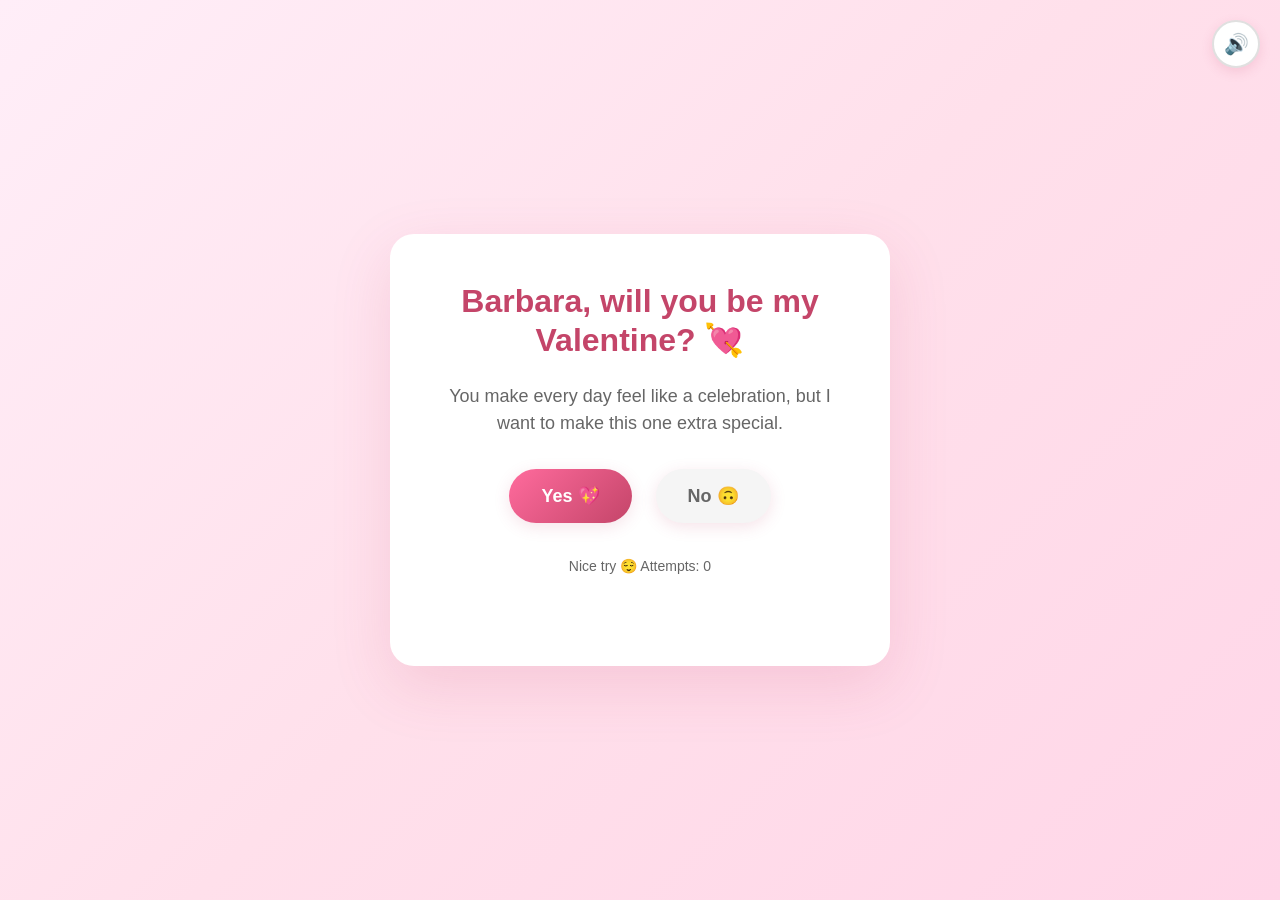
<file: index.html>
<!DOCTYPE html>
<html lang="en">
<head>
    <meta charset="UTF-8">
    <meta name="viewport" content="width=device-width, initial-scale=1.0">
    <title>Barbara, will you be my Valentine? 💘</title>
    <link rel="stylesheet" href="styles.css">
</head>
<body>
    <!-- Mute toggle button -->
    <button id="muteToggle" class="mute-toggle" aria-label="Toggle sound">
        <span class="sound-on">🔊</span>
        <span class="sound-off" style="display: none;">🔇</span>
    </button>

    <div class="container">
        <div class="card">
            <h1 class="title">Barbara, will you be my Valentine? 💘</h1>
            <p class="subtitle">You make every day feel like a celebration, but I want to make this one extra special.</p>
            
            <div class="button-container">
                <button id="yesBtn" class="btn btn-yes">Yes 💖</button>
                <button id="noBtn" class="btn btn-no">No 🙃</button>
            </div>
            
            <p class="attempts-text" id="attemptsText">Nice try 😌 Attempts: <span id="attemptCount">0</span></p>
            <p class="dodge-message" id="dodgeMessage"></p>
        </div>
    </div>

    <!-- Custom alert modal -->
    <div id="customAlert" class="modal-overlay" style="display: none;">
        <div class="modal-card">
            <div class="modal-icon">⚠️</div>
            <h2 class="modal-title">Valentine System Error</h2>
            <p class="modal-message">Action 'No' is not supported on Barbara's device.</p>
            <div class="modal-buttons">
                <button id="retryBtn" class="modal-btn modal-btn-secondary">Retry</button>
                <button id="yesPlsBtn" class="modal-btn modal-btn-primary">I meant YES 😭</button>
            </div>
        </div>
    </div>

    <script src="script.js"></script>
    <script>
        // Page-specific logic for index.html
        let attempts = 0;
        const noBtn = document.getElementById('noBtn');
        const yesBtn = document.getElementById('yesBtn');
        const attemptCount = document.getElementById('attemptCount');
        const dodgeMessage = document.getElementById('dodgeMessage');
        const customAlert = document.getElementById('customAlert');
        const retryBtn = document.getElementById('retryBtn');
        const yesPlsBtn = document.getElementById('yesPlsBtn');

        const dodgeMessages = [
            "Oops, missed! 😏",
            "Not so fast... 😌",
            "Barbara pls 🥺",
            "This is getting silly 😂",
            "You're making this hard 💔",
            "Just say yes already! 😤",
            "I'm not giving up 💪",
            "Come on Barbara... 🙏",
            "You know you want to 😘",
            "Fine, keep trying 😅"
        ];

        // Yes button click
        yesBtn.addEventListener('click', () => {
            playSound('success');
            setTimeout(() => {
                window.location.href = 'yes.html';
            }, 300);
        });

        // No button dodge logic
        let isDodging = false;

        function dodgeButton() {
            if (isDodging) return;
            isDodging = true;

            attempts++;
            attemptCount.textContent = attempts;
            
            // Show dodge message
            const messageIndex = Math.min(attempts - 1, dodgeMessages.length - 1);
            dodgeMessage.textContent = dodgeMessages[messageIndex];
            dodgeMessage.style.opacity = '1';
            setTimeout(() => {
                dodgeMessage.style.opacity = '0';
            }, 2000);

            playSound('dodge');

            // Calculate new position
            const container = document.querySelector('.container');
            const containerRect = container.getBoundingClientRect();
            const btnRect = noBtn.getBoundingClientRect();
            
            const maxX = containerRect.width - btnRect.width - 40;
            const maxY = containerRect.height - btnRect.height - 40;
            
            let newX, newY;
            let attemptsDodge = 0;
            
            // Keep trying until we find a position far enough from current position
            do {
                newX = Math.random() * maxX;
                newY = Math.random() * maxY;
                attemptsDodge++;
            } while (attemptsDodge < 10 && (
                Math.abs(newX - (btnRect.left - containerRect.left)) < 100 ||
                Math.abs(newY - (btnRect.top - containerRect.top)) < 100
            ));

            noBtn.style.transform = `translate(${newX}px, ${newY}px)`;
            
            setTimeout(() => {
                isDodging = false;
            }, 400);
        }

        // Desktop: dodge on hover
        noBtn.addEventListener('mouseenter', (e) => {
            if (window.innerWidth > 768) {
                dodgeButton();
            }
        });

        // Mobile: dodge on touch
        noBtn.addEventListener('touchstart', (e) => {
            e.preventDefault();
            dodgeButton();
        });

        // If they actually manage to click it, show the error modal
        noBtn.addEventListener('click', (e) => {
            if (!isDodging) {
                playSound('error');
                customAlert.style.display = 'flex';
            }
        });

        // Modal buttons
        retryBtn.addEventListener('click', () => {
            customAlert.style.display = 'none';
            playSound('click');
        });

        yesPlsBtn.addEventListener('click', () => {
            customAlert.style.display = 'none';
            playSound('success');
            setTimeout(() => {
                window.location.href = 'yes.html';
            }, 300);
        });
    </script>
</body>
</html>
</file>
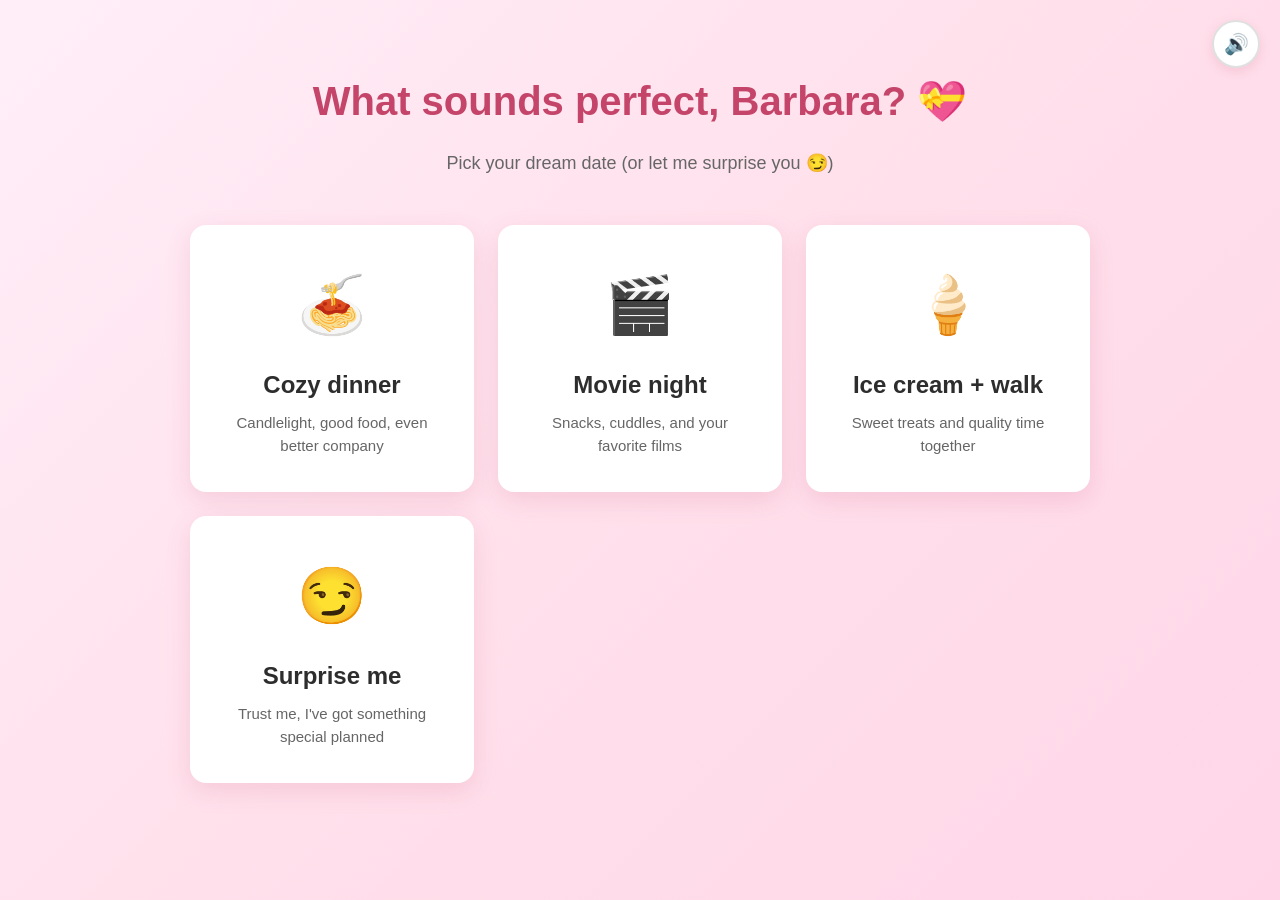
<file: date.html>
<!DOCTYPE html>
<html lang="en">
<head>
    <meta charset="UTF-8">
    <meta name="viewport" content="width=device-width, initial-scale=1.0">
    <title>Let's Plan Our Date 🎁</title>
    <link rel="stylesheet" href="styles.css">
</head>
<body>
    <!-- Mute toggle button -->
    <button id="muteToggle" class="mute-toggle" aria-label="Toggle sound">
        <span class="sound-on">🔊</span>
        <span class="sound-off" style="display: none;">🔇</span>
    </button>

    <div class="container date-container">
        <div class="date-content">
            <h1 class="date-title">What sounds perfect, Barbara? 💝</h1>
            <p class="date-subtitle">Pick your dream date (or let me surprise you 😏)</p>
            
            <div class="date-grid" id="dateGrid">
                <div class="date-card" data-option="Cozy dinner 🍝" tabindex="0" role="button">
                    <div class="date-icon">🍝</div>
                    <h3 class="date-card-title">Cozy dinner</h3>
                    <p class="date-card-desc">Candlelight, good food, even better company</p>
                </div>
                
                <div class="date-card" data-option="Movie night 🎬" tabindex="0" role="button">
                    <div class="date-icon">🎬</div>
                    <h3 class="date-card-title">Movie night</h3>
                    <p class="date-card-desc">Snacks, cuddles, and your favorite films</p>
                </div>
                
                <div class="date-card" data-option="Ice cream + walk 🍦" tabindex="0" role="button">
                    <div class="date-icon">🍦</div>
                    <h3 class="date-card-title">Ice cream + walk</h3>
                    <p class="date-card-desc">Sweet treats and quality time together</p>
                </div>
                
                <div class="date-card" data-option="Surprise me 😏" tabindex="0" role="button">
                    <div class="date-icon">😏</div>
                    <h3 class="date-card-title">Surprise me</h3>
                    <p class="date-card-desc">Trust me, I've got something special planned</p>
                </div>
            </div>

            <div class="confirmation-section" id="confirmationSection" style="display: none;">
                <div class="confirmation-card">
                    <div class="confirmation-icon">✅</div>
                    <p class="confirmation-text">
                        Locked in! Barbara chose: <span id="selectedOption" class="selected-highlight"></span>
                    </p>
                    <p class="screenshot-text">Screenshot this and send it to me 😄</p>
                    <p class="final-message">Can't wait to make this happen with you 💕</p>
                </div>
            </div>
        </div>
    </div>

    <script src="script.js"></script>
    <script>
        // Date selection logic
        const dateCards = document.querySelectorAll('.date-card');
        const confirmationSection = document.getElementById('confirmationSection');
        const selectedOption = document.getElementById('selectedOption');
        const dateGrid = document.getElementById('dateGrid');
        
        let selectedCard = null;

        dateCards.forEach(card => {
            // Click handler
            card.addEventListener('click', () => selectDate(card));
            
            // Keyboard accessibility
            card.addEventListener('keydown', (e) => {
                if (e.key === 'Enter' || e.key === ' ') {
                    e.preventDefault();
                    selectDate(card);
                }
            });

            // Hover sound effect
            card.addEventListener('mouseenter', () => {
                playSound('hover');
            });
        });

        function selectDate(card) {
            // Remove previous selection
            if (selectedCard) {
                selectedCard.classList.remove('selected');
            }

            // Add selection to clicked card
            card.classList.add('selected');
            selectedCard = card;

            // Play selection sound
            playSound('select');

            // Show confirmation after a brief delay
            setTimeout(() => {
                const option = card.getAttribute('data-option');
                selectedOption.textContent = option;
                
                // Smooth scroll to confirmation
                confirmationSection.style.display = 'block';
                setTimeout(() => {
                    confirmationSection.scrollIntoView({ 
                        behavior: 'smooth', 
                        block: 'nearest' 
                    });
                }, 100);

                // Play celebration sound
                setTimeout(() => {
                    playSound('celebration');
                }, 300);
            }, 400);
        }
    </script>
</body>
</html>
</file>
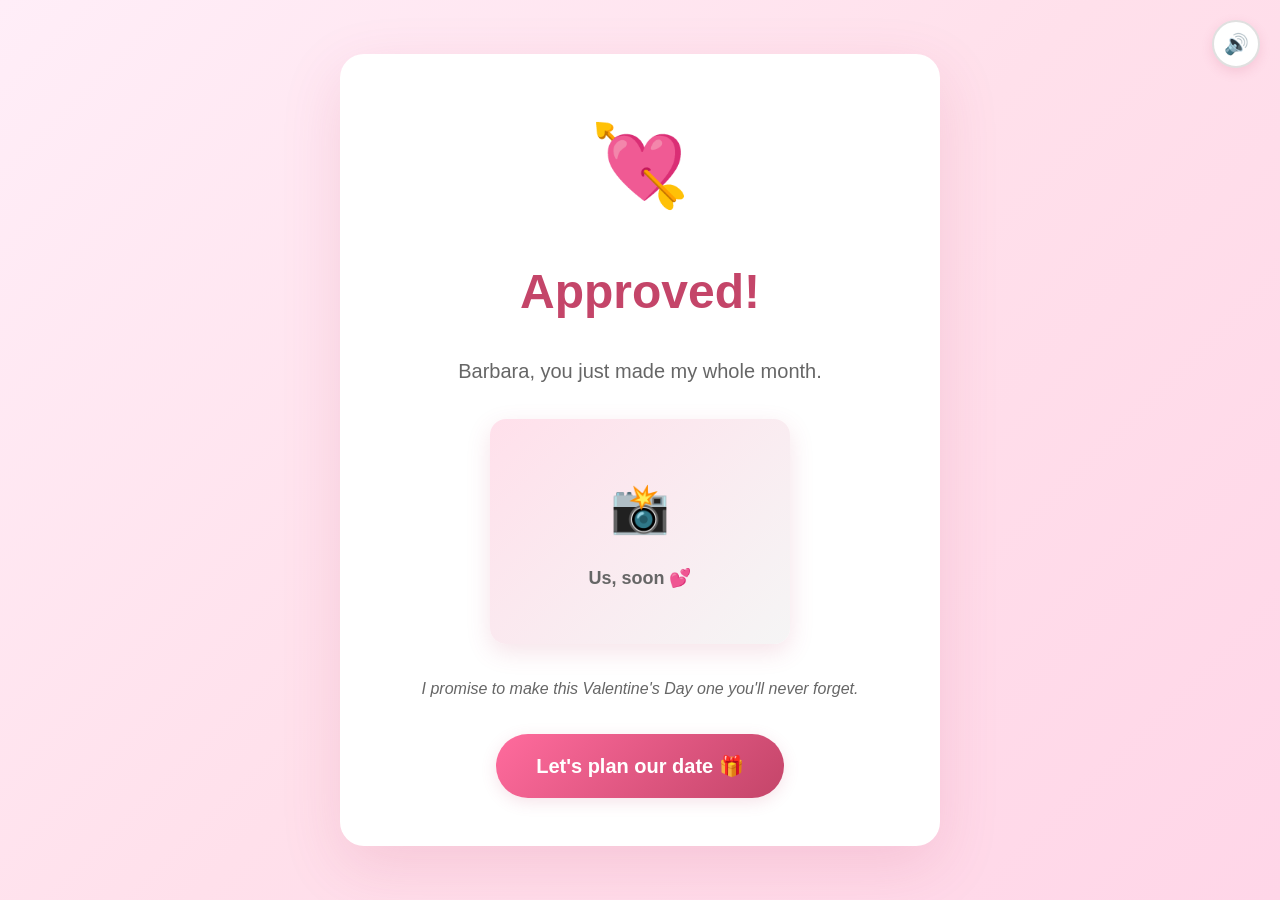
<file: yes.html>
<!DOCTYPE html>
<html lang="en">
<head>
    <meta charset="UTF-8">
    <meta name="viewport" content="width=device-width, initial-scale=1.0">
    <title>Approved! 💘</title>
    <link rel="stylesheet" href="styles.css">
</head>
<body>
    <!-- Mute toggle button -->
    <button id="muteToggle" class="mute-toggle" aria-label="Toggle sound">
        <span class="sound-on">🔊</span>
        <span class="sound-off" style="display: none;">🔇</span>
    </button>

    <!-- Confetti canvas -->
    <canvas id="confettiCanvas" class="confetti-canvas"></canvas>

    <div class="container success-container">
        <div class="card success-card">
            <div class="success-icon">💘</div>
            <h1 class="success-title">Approved!</h1>
            <p class="success-message">Barbara, you just made my whole month.</p>
            
            <div class="photo-frame">
                <div class="photo-placeholder">
                    <span class="photo-icon">📸</span>
                    <p class="photo-text">Us, soon 💕</p>
                </div>
            </div>

            <p class="success-subtext">I promise to make this Valentine's Day one you'll never forget.</p>
            
            <button id="planDateBtn" class="btn btn-primary btn-large">Let's plan our date 🎁</button>
        </div>
    </div>

    <script src="script.js"></script>
    <script>
        // Confetti animation
        const canvas = document.getElementById('confettiCanvas');
        const ctx = canvas.getContext('2d');
        
        // Set canvas size
        function resizeCanvas() {
            canvas.width = window.innerWidth;
            canvas.height = window.innerHeight;
        }
        resizeCanvas();
        window.addEventListener('resize', resizeCanvas);

        // Check for reduced motion preference
        const prefersReducedMotion = window.matchMedia('(prefers-reduced-motion: reduce)').matches;

        // Confetti particles
        const confettiColors = ['#ff6b9d', '#c44569', '#f8b500', '#ffa07a', '#ff85a2', '#ffd93d'];
        const confettiCount = prefersReducedMotion ? 0 : 80;
        let confetti = [];

        class Confetto {
            constructor() {
                this.x = Math.random() * canvas.width;
                this.y = -20;
                this.size = Math.random() * 8 + 4;
                this.speedY = Math.random() * 3 + 2;
                this.speedX = Math.random() * 2 - 1;
                this.color = confettiColors[Math.floor(Math.random() * confettiColors.length)];
                this.rotation = Math.random() * 360;
                this.rotationSpeed = Math.random() * 10 - 5;
                this.opacity = 1;
            }

            update() {
                this.y += this.speedY;
                this.x += this.speedX;
                this.rotation += this.rotationSpeed;
                
                // Fade out near bottom
                if (this.y > canvas.height - 100) {
                    this.opacity -= 0.02;
                }
                
                // Reset if off screen
                if (this.y > canvas.height + 20 || this.opacity <= 0) {
                    this.y = -20;
                    this.x = Math.random() * canvas.width;
                    this.opacity = 1;
                }
            }

            draw() {
                ctx.save();
                ctx.translate(this.x, this.y);
                ctx.rotate(this.rotation * Math.PI / 180);
                ctx.globalAlpha = this.opacity;
                ctx.fillStyle = this.color;
                ctx.fillRect(-this.size / 2, -this.size / 2, this.size, this.size);
                ctx.restore();
            }
        }

        // Initialize confetti
        for (let i = 0; i < confettiCount; i++) {
            confetti.push(new Confetto());
            // Stagger initial positions
            confetti[i].y = Math.random() * canvas.height;
        }

        // Animation loop
        function animateConfetti() {
            if (prefersReducedMotion) return;
            
            ctx.clearRect(0, 0, canvas.width, canvas.height);
            
            confetti.forEach(c => {
                c.update();
                c.draw();
            });
            
            requestAnimationFrame(animateConfetti);
        }
        
        animateConfetti();

        // Button click
        document.getElementById('planDateBtn').addEventListener('click', () => {
            playSound('success');
            setTimeout(() => {
                window.location.href = 'date.html';
            }, 300);
        });

        // Play success sound on page load (after user interaction)
        setTimeout(() => {
            playSound('celebration');
        }, 500);
    </script>
</body>
</html>
</file>
<file: styles.css>
/* ==========================================
   RESET & BASE STYLES
   ========================================== */
* {
    margin: 0;
    padding: 0;
    box-sizing: border-box;
}

:root {
    /* Color palette */
    --primary-pink: #ff6b9d;
    --primary-pink-dark: #c44569;
    --accent-gold: #f8b500;
    --accent-peach: #ffa07a;
    --light-pink: #ffe0eb;
    --white: #ffffff;
    --gray-light: #f5f5f5;
    --gray-medium: #e0e0e0;
    --gray-dark: #666666;
    --text-dark: #2d2d2d;
    --shadow-color: rgba(196, 69, 105, 0.15);
    
    /* Spacing */
    --spacing-xs: 0.5rem;
    --spacing-sm: 1rem;
    --spacing-md: 1.5rem;
    --spacing-lg: 2rem;
    --spacing-xl: 3rem;
    
    /* Border radius */
    --radius-sm: 8px;
    --radius-md: 16px;
    --radius-lg: 24px;
    --radius-full: 9999px;
    
    /* Transitions */
    --transition-fast: 0.2s ease;
    --transition-medium: 0.3s ease;
    --transition-slow: 0.5s ease;
}

body {
    font-family: -apple-system, BlinkMacSystemFont, 'Segoe UI', Roboto, Oxygen, Ubuntu, Cantarell, sans-serif;
    color: var(--text-dark);
    line-height: 1.6;
    overflow-x: hidden;
    min-height: 100vh;
    background: linear-gradient(135deg, #ffeef8 0%, #ffe0eb 50%, #ffd6e8 100%);
    background-attachment: fixed;
}

/* ==========================================
   MUTE TOGGLE BUTTON
   ========================================== */
.mute-toggle {
    position: fixed;
    top: 20px;
    right: 20px;
    width: 48px;
    height: 48px;
    border-radius: var(--radius-full);
    background: var(--white);
    border: 2px solid var(--gray-medium);
    font-size: 1.25rem;
    cursor: pointer;
    display: flex;
    align-items: center;
    justify-content: center;
    transition: all var(--transition-medium);
    box-shadow: 0 4px 12px var(--shadow-color);
    z-index: 1000;
}

.mute-toggle:hover {
    transform: scale(1.1);
    border-color: var(--primary-pink);
}

.mute-toggle:active {
    transform: scale(0.95);
}

/* ==========================================
   CONTAINER & CARD
   ========================================== */
.container {
    min-height: 100vh;
    display: flex;
    align-items: center;
    justify-content: center;
    padding: var(--spacing-md);
    position: relative;
}

.card {
    background: var(--white);
    border-radius: var(--radius-lg);
    padding: var(--spacing-xl);
    max-width: 500px;
    width: 100%;
    box-shadow: 0 20px 60px var(--shadow-color);
    text-align: center;
    position: relative;
    animation: fadeInUp 0.6s ease;
}

@keyframes fadeInUp {
    from {
        opacity: 0;
        transform: translateY(30px);
    }
    to {
        opacity: 1;
        transform: translateY(0);
    }
}

/* ==========================================
   TYPOGRAPHY
   ========================================== */
.title {
    font-size: 2rem;
    font-weight: 700;
    color: var(--primary-pink-dark);
    margin-bottom: var(--spacing-md);
    line-height: 1.2;
}

.subtitle {
    font-size: 1.125rem;
    color: var(--gray-dark);
    margin-bottom: var(--spacing-lg);
    line-height: 1.5;
}

/* ==========================================
   BUTTONS
   ========================================== */
.btn {
    padding: 1rem 2rem;
    font-size: 1.125rem;
    font-weight: 600;
    border: none;
    border-radius: var(--radius-full);
    cursor: pointer;
    transition: all var(--transition-medium);
    font-family: inherit;
    box-shadow: 0 4px 16px var(--shadow-color);
    position: relative;
}

.btn:focus {
    outline: 3px solid var(--primary-pink);
    outline-offset: 4px;
}

.btn:active {
    transform: translateY(2px);
}

.btn-yes {
    background: linear-gradient(135deg, var(--primary-pink) 0%, var(--primary-pink-dark) 100%);
    color: var(--white);
}

.btn-yes:hover {
    transform: translateY(-2px);
    box-shadow: 0 8px 24px var(--shadow-color);
}

.btn-no {
    background: var(--gray-light);
    color: var(--gray-dark);
    transition: transform var(--transition-medium) ease-out;
}

.btn-no:hover {
    background: var(--gray-medium);
}

.btn-primary {
    background: linear-gradient(135deg, var(--primary-pink) 0%, var(--primary-pink-dark) 100%);
    color: var(--white);
}

.btn-primary:hover {
    transform: translateY(-2px);
    box-shadow: 0 8px 24px var(--shadow-color);
}

.btn-large {
    padding: 1.25rem 2.5rem;
    font-size: 1.25rem;
}

/* ==========================================
   BUTTON CONTAINER (INDEX PAGE)
   ========================================== */
.button-container {
    display: flex;
    gap: var(--spacing-md);
    margin-bottom: var(--spacing-lg);
    flex-wrap: wrap;
    justify-content: center;
}

.attempts-text {
    font-size: 0.875rem;
    color: var(--gray-dark);
    margin-bottom: var(--spacing-sm);
}

.dodge-message {
    font-size: 1rem;
    color: var(--primary-pink-dark);
    font-weight: 600;
    min-height: 1.5rem;
    opacity: 0;
    transition: opacity var(--transition-medium);
}

/* ==========================================
   MODAL (CUSTOM ALERT)
   ========================================== */
.modal-overlay {
    position: fixed;
    inset: 0;
    background: rgba(0, 0, 0, 0.5);
    backdrop-filter: blur(4px);
    display: flex;
    align-items: center;
    justify-content: center;
    z-index: 2000;
    padding: var(--spacing-md);
    animation: fadeIn 0.3s ease;
}

@keyframes fadeIn {
    from {
        opacity: 0;
    }
    to {
        opacity: 1;
    }
}

.modal-card {
    background: var(--white);
    border-radius: var(--radius-lg);
    padding: var(--spacing-xl);
    max-width: 400px;
    width: 100%;
    text-align: center;
    animation: scaleIn 0.3s ease;
    box-shadow: 0 24px 72px rgba(0, 0, 0, 0.3);
}

@keyframes scaleIn {
    from {
        transform: scale(0.9);
        opacity: 0;
    }
    to {
        transform: scale(1);
        opacity: 1;
    }
}

.modal-icon {
    font-size: 3rem;
    margin-bottom: var(--spacing-md);
}

.modal-title {
    font-size: 1.5rem;
    font-weight: 700;
    color: var(--primary-pink-dark);
    margin-bottom: var(--spacing-sm);
}

.modal-message {
    font-size: 1rem;
    color: var(--gray-dark);
    margin-bottom: var(--spacing-lg);
}

.modal-buttons {
    display: flex;
    gap: var(--spacing-sm);
    flex-wrap: wrap;
}

.modal-btn {
    flex: 1;
    padding: 0.875rem 1.5rem;
    font-size: 1rem;
    font-weight: 600;
    border: none;
    border-radius: var(--radius-full);
    cursor: pointer;
    transition: all var(--transition-medium);
    font-family: inherit;
    min-width: 120px;
}

.modal-btn:focus {
    outline: 3px solid var(--primary-pink);
    outline-offset: 2px;
}

.modal-btn-primary {
    background: linear-gradient(135deg, var(--primary-pink) 0%, var(--primary-pink-dark) 100%);
    color: var(--white);
    box-shadow: 0 4px 16px var(--shadow-color);
}

.modal-btn-primary:hover {
    transform: translateY(-2px);
    box-shadow: 0 6px 20px var(--shadow-color);
}

.modal-btn-secondary {
    background: var(--gray-light);
    color: var(--gray-dark);
}

.modal-btn-secondary:hover {
    background: var(--gray-medium);
}

/* ==========================================
   YES PAGE (SUCCESS)
   ========================================== */
.confetti-canvas {
    position: fixed;
    top: 0;
    left: 0;
    width: 100%;
    height: 100%;
    pointer-events: none;
    z-index: 1;
}

.success-container {
    z-index: 10;
}

.success-card {
    max-width: 600px;
}

.success-icon {
    font-size: 5rem;
    margin-bottom: var(--spacing-md);
    animation: heartBeat 1s ease infinite;
}

@keyframes heartBeat {
    0%, 100% {
        transform: scale(1);
    }
    10%, 30% {
        transform: scale(1.1);
    }
    20% {
        transform: scale(1.05);
    }
}

.success-title {
    font-size: 3rem;
    font-weight: 800;
    color: var(--primary-pink-dark);
    margin-bottom: var(--spacing-md);
}

.success-message {
    font-size: 1.25rem;
    color: var(--gray-dark);
    margin-bottom: var(--spacing-lg);
    line-height: 1.6;
}

.photo-frame {
    width: 100%;
    max-width: 300px;
    margin: var(--spacing-lg) auto;
    border-radius: var(--radius-md);
    overflow: hidden;
    box-shadow: 0 8px 24px var(--shadow-color);
}

.photo-placeholder {
    aspect-ratio: 4/3;
    background: linear-gradient(135deg, var(--light-pink) 0%, var(--gray-light) 100%);
    display: flex;
    flex-direction: column;
    align-items: center;
    justify-content: center;
    padding: var(--spacing-lg);
}

.photo-icon {
    font-size: 3rem;
    margin-bottom: var(--spacing-sm);
}

.photo-text {
    font-size: 1.125rem;
    color: var(--gray-dark);
    font-weight: 600;
}

.success-subtext {
    font-size: 1rem;
    color: var(--gray-dark);
    margin-bottom: var(--spacing-lg);
    font-style: italic;
}

/* ==========================================
   DATE PAGE
   ========================================== */
.date-container {
    padding: var(--spacing-lg) var(--spacing-md);
}

.date-content {
    max-width: 900px;
    width: 100%;
}

.date-title {
    font-size: 2.5rem;
    font-weight: 800;
    color: var(--primary-pink-dark);
    text-align: center;
    margin-bottom: var(--spacing-sm);
}

.date-subtitle {
    font-size: 1.125rem;
    color: var(--gray-dark);
    text-align: center;
    margin-bottom: var(--spacing-xl);
}

.date-grid {
    display: grid;
    grid-template-columns: repeat(auto-fit, minmax(250px, 1fr));
    gap: var(--spacing-md);
    margin-bottom: var(--spacing-xl);
}

.date-card {
    background: var(--white);
    border-radius: var(--radius-md);
    padding: var(--spacing-lg);
    text-align: center;
    cursor: pointer;
    transition: all var(--transition-medium);
    border: 3px solid transparent;
    box-shadow: 0 8px 24px var(--shadow-color);
}

.date-card:hover {
    transform: translateY(-8px);
    box-shadow: 0 16px 40px var(--shadow-color);
    border-color: var(--primary-pink);
}

.date-card:focus {
    outline: none;
    border-color: var(--primary-pink);
    box-shadow: 0 16px 40px var(--shadow-color);
}

.date-card.selected {
    border-color: var(--primary-pink);
    background: linear-gradient(135deg, var(--light-pink) 0%, var(--white) 100%);
    transform: translateY(-8px) scale(1.02);
    box-shadow: 0 20px 48px var(--shadow-color);
}

.date-icon {
    font-size: 3.5rem;
    margin-bottom: var(--spacing-sm);
}

.date-card-title {
    font-size: 1.5rem;
    font-weight: 700;
    color: var(--text-dark);
    margin-bottom: var(--spacing-xs);
}

.date-card-desc {
    font-size: 0.9375rem;
    color: var(--gray-dark);
    line-height: 1.5;
}

/* ==========================================
   CONFIRMATION SECTION
   ========================================== */
.confirmation-section {
    animation: fadeInUp 0.6s ease;
}

.confirmation-card {
    background: linear-gradient(135deg, var(--light-pink) 0%, var(--white) 100%);
    border-radius: var(--radius-md);
    padding: var(--spacing-xl);
    text-align: center;
    border: 3px solid var(--primary-pink);
    box-shadow: 0 12px 32px var(--shadow-color);
}

.confirmation-icon {
    font-size: 4rem;
    margin-bottom: var(--spacing-md);
    animation: bounceIn 0.6s ease;
}

@keyframes bounceIn {
    0% {
        transform: scale(0);
        opacity: 0;
    }
    50% {
        transform: scale(1.2);
    }
    100% {
        transform: scale(1);
        opacity: 1;
    }
}

.confirmation-text {
    font-size: 1.5rem;
    font-weight: 700;
    color: var(--text-dark);
    margin-bottom: var(--spacing-md);
}

.selected-highlight {
    color: var(--primary-pink-dark);
    background: var(--white);
    padding: 0.25rem 0.75rem;
    border-radius: var(--radius-sm);
    display: inline-block;
}

.screenshot-text {
    font-size: 1rem;
    color: var(--gray-dark);
    margin-bottom: var(--spacing-sm);
    font-weight: 600;
}

.final-message {
    font-size: 1.125rem;
    color: var(--primary-pink-dark);
    font-style: italic;
    font-weight: 600;
}

/* ==========================================
   RESPONSIVE DESIGN
   ========================================== */
@media (max-width: 768px) {
    .title {
        font-size: 1.75rem;
    }
    
    .subtitle {
        font-size: 1rem;
    }
    
    .card {
        padding: var(--spacing-lg);
    }
    
    .button-container {
        flex-direction: column;
    }
    
    .btn {
        width: 100%;
    }
    
    .success-title {
        font-size: 2.5rem;
    }
    
    .success-icon {
        font-size: 4rem;
    }
    
    .date-title {
        font-size: 2rem;
    }
    
    .date-grid {
        grid-template-columns: 1fr;
    }
    
    .modal-buttons {
        flex-direction: column;
    }
    
    .modal-btn {
        width: 100%;
    }
}

@media (max-width: 480px) {
    .container {
        padding: var(--spacing-sm);
    }
    
    .card {
        padding: var(--spacing-md);
    }
    
    .title {
        font-size: 1.5rem;
    }
    
    .btn {
        padding: 0.875rem 1.5rem;
        font-size: 1rem;
    }
    
    .mute-toggle {
        width: 40px;
        height: 40px;
        top: 12px;
        right: 12px;
        font-size: 1rem;
    }
}

/* ==========================================
   REDUCED MOTION
   ========================================== */
@media (prefers-reduced-motion: reduce) {
    *,
    *::before,
    *::after {
        animation-duration: 0.01ms !important;
        animation-iteration-count: 1 !important;
        transition-duration: 0.01ms !important;
    }
    
    .confetti-canvas {
        display: none;
    }
}

/* ==========================================
   ACCESSIBILITY
   ========================================== */
:focus-visible {
    outline: 3px solid var(--primary-pink);
    outline-offset: 4px;
}

.sr-only {
    position: absolute;
    width: 1px;
    height: 1px;
    padding: 0;
    margin: -1px;
    overflow: hidden;
    clip: rect(0, 0, 0, 0);
    white-space: nowrap;
    border-width: 0;
}
</file>
